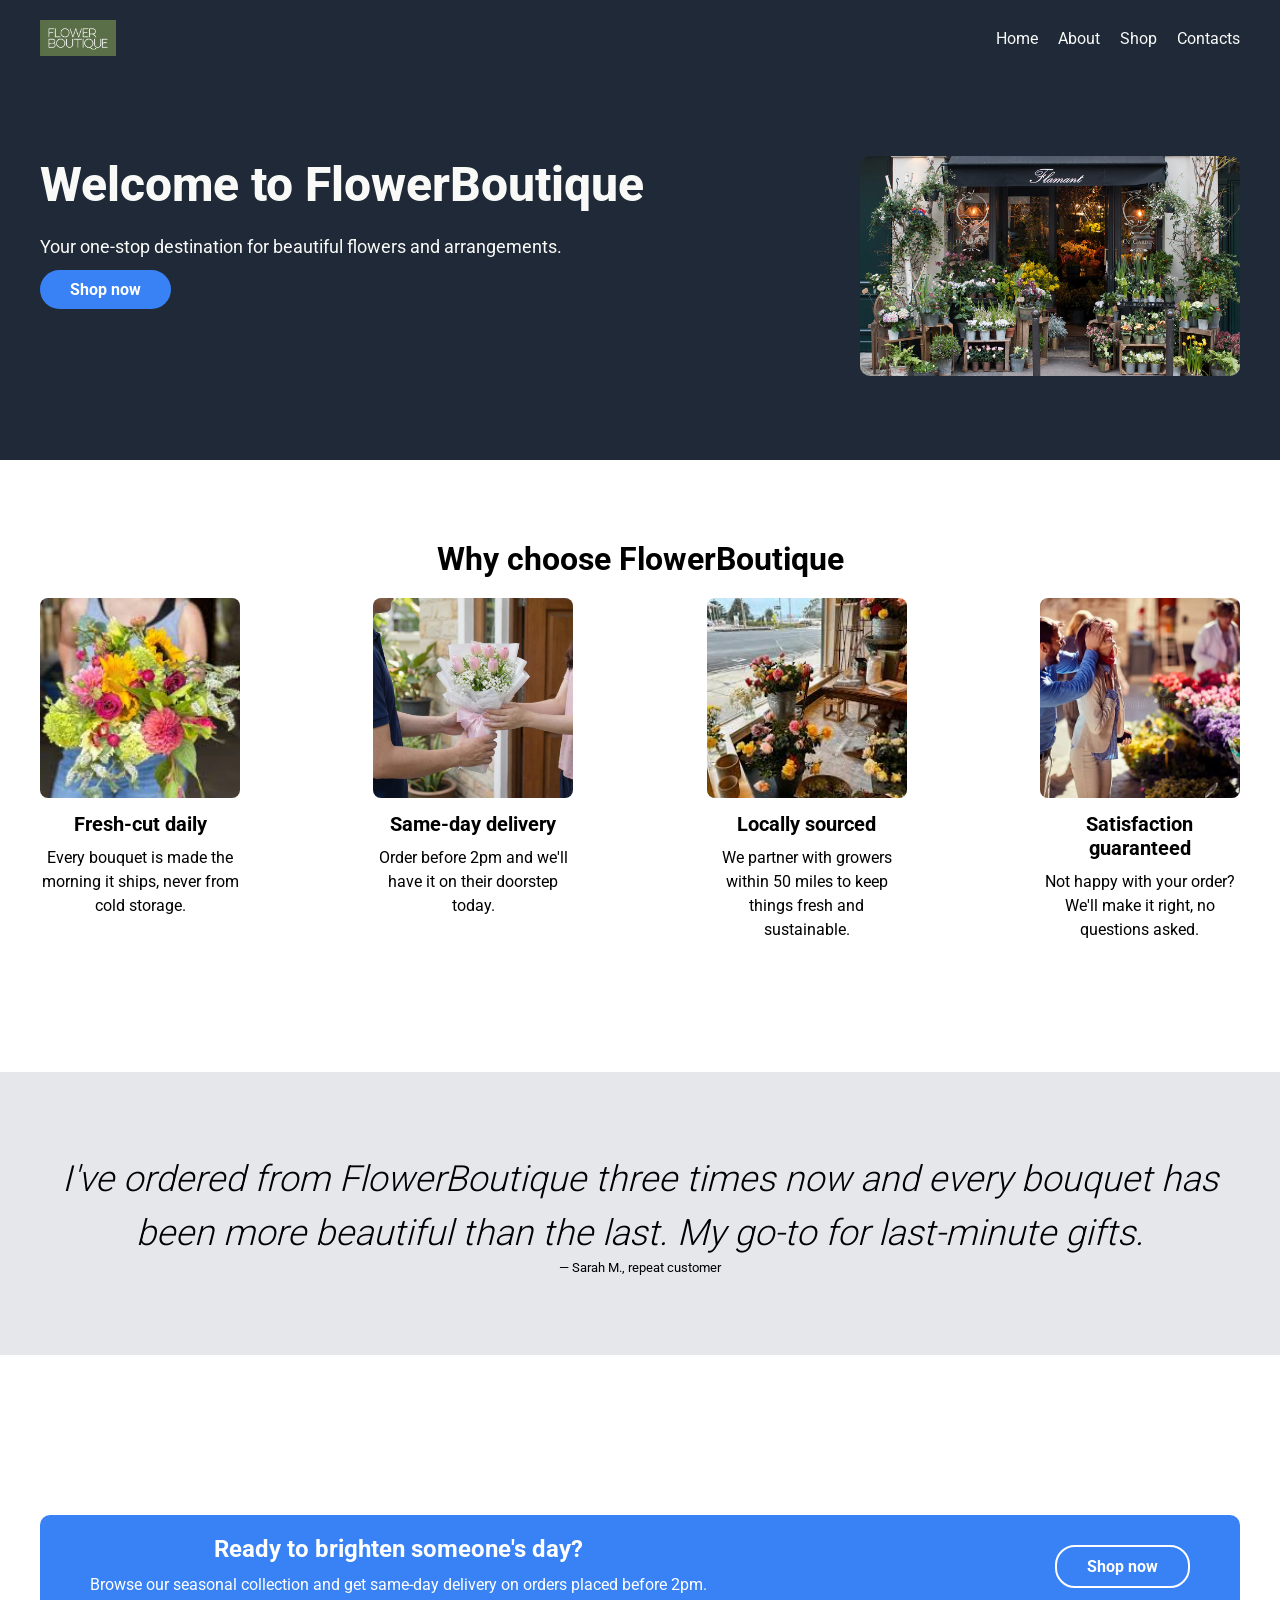
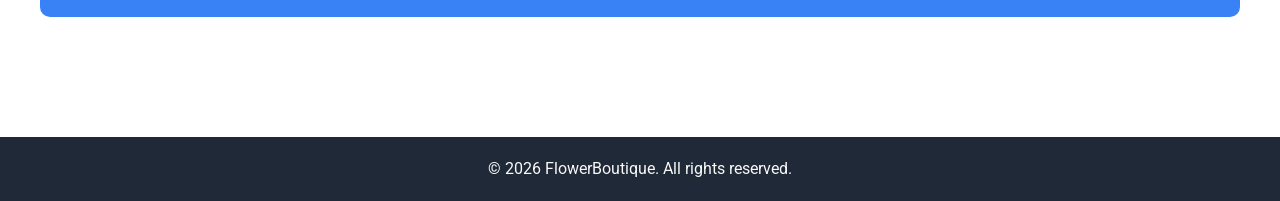
<file: index.html>
<!DOCTYPE html>
<html lang="en">

<head>
  <meta charset="UTF-8">
  <meta name="viewport" content="width=device-width, initial-scale=1.0">
  <link rel="stylesheet" href="css/styles.css">
  <title>FlowerBoutique</title>
</head>

<body>
  <header>
    <nav class="d-flex space-between container ">
      <div class="logo">
        <a href="index.html"><img src="images/logo.webp" alt="FlowerBoutique Logo"></a>
      </div>
      <input type="checkbox" id="menu-toggle" />
      <label for="menu-toggle" class="hamburger">
        ☰
      </label>
      <ul class="d-flex menu fade-in">
        <li><a href="index.html">Home</a></li>
        <li><a href="pages/about.html">About</a></li>
        <li><a href="pages/shop.html">Shop</a></li>
        <li><a href="pages/contacts.html">Contacts</a></li>
      </ul>
    </nav>
  </header>

  <main>
    <!-- Hero section -->
    <section class="hero">
      <div class="container d-flex space-between align-start flex-wrap">
        <div class="mb-20">
          <h1>Welcome to FlowerBoutique</h1>
          <p>Your one-stop destination for beautiful flowers and arrangements.</p>
          <a href="pages/shop.html" class="btn">Shop now</a>
        </div>
        <div>
          <img src="images/banner.webp" alt="Fresh flower bouquet">
        </div>
      </div>
    </section>

    <!-- Why choose us / info cards -->
    <section>
      <div class="container">
        <h3 class="mb-20" style="text-align: center;">Why choose FlowerBoutique</h3>
        <div class="d-flex space-between flex-wrap">
          <div class="product-card">
            <img src="images/fresh.webp" alt="Fresh-cut daily icon">
            <h5>Fresh-cut daily</h5>
            <p>Every bouquet is made the morning it ships, never from cold storage.</p>
          </div>
          <div class="product-card">
            <img src="images/delivery.webp" alt="Same-day delivery icon">
            <h5>Same-day delivery</h5>
            <p>Order before 2pm and we'll have it on their doorstep today.</p>
          </div>
          <div class="product-card">
            <img src="images/locally.webp" alt="Locally sourced icon">
            <h5>Locally sourced</h5>
            <p>We partner with growers within 50 miles to keep things fresh and sustainable.</p>
          </div>
          <div class="product-card">
            <img src="images/satisfation.webp" alt="Satisfaction guaranteed icon">
            <h5>Satisfaction guaranteed</h5>
            <p>Not happy with your order? We'll make it right, no questions asked.</p>
          </div>
        </div>
      </div>
    </section>

    <!-- reviews -->
    <section class="quotes">
      <div class="container d-flex flex-column align-center">
        <p>I've ordered from FlowerBoutique three times now and every bouquet has been more beautiful than the last. My
          go-to for last-minute gifts.</p>
        <small>— Sarah M., repeat customer</small>
      </div>
    </section>

    <section>
      <div class="call-to-action container d-flex space-between align-center">
        <div>
          <h4>Ready to brighten someone's day?</h4>
          <p>Browse our seasonal collection and get same-day delivery on orders placed before 2pm.</p>
        </div>
        <a href="pages/shop.html" class="btn outline">Shop now</a>
      </div>
    </section>
  </main>

  <footer>
    <div class="container">
      <p>&copy; 2026 FlowerBoutique. All rights reserved.</p>
    </div>
  </footer>
</body>

</html>
</file>
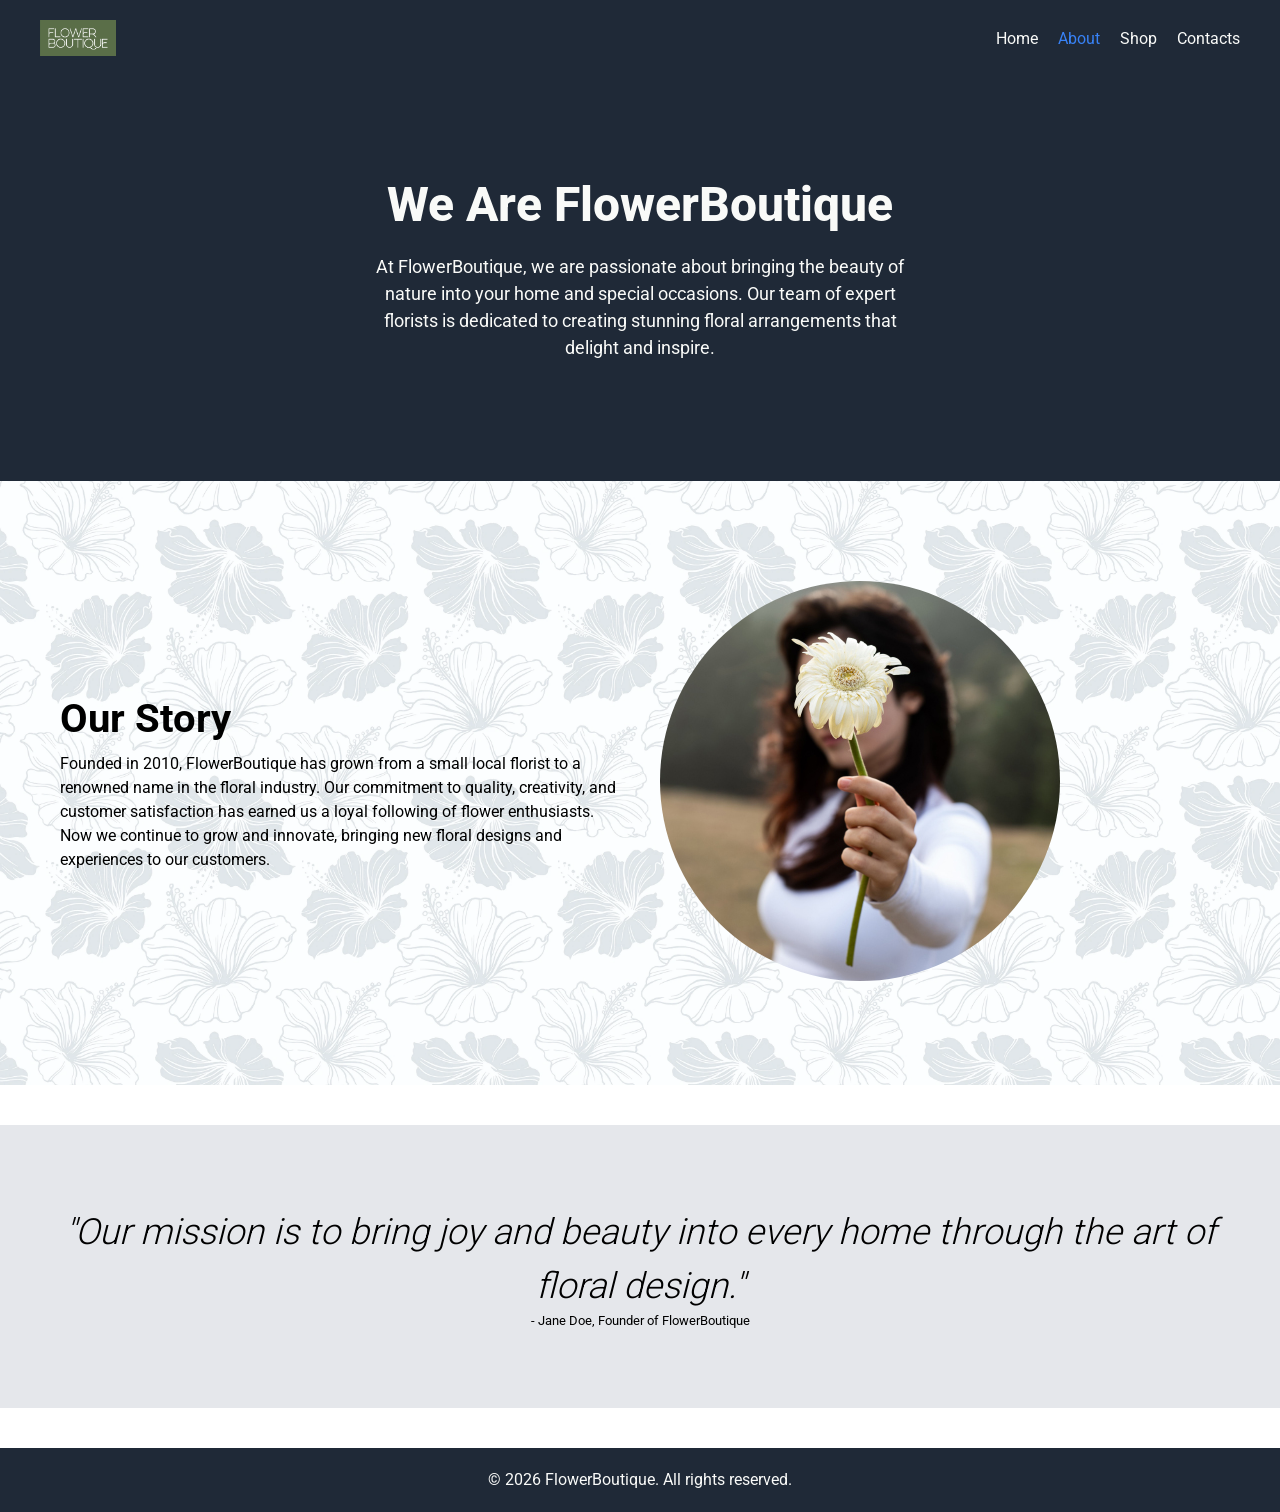
<file: pages/about.html>
<!DOCTYPE html>
<html lang="en">

<head>
    <meta charset="UTF-8">
    <meta name="viewport" content="width=device-width, initial-scale=1.0">
    <link rel="stylesheet" href="../css/styles.css">
    <title>FlowerBoutique</title>
</head>

<body>
    <header>
        <nav class="d-flex space-between container">
            <div class="logo">
                <a href="../index.html"><img src="../images/logo.webp" alt="FlowerBoutique Logo"></a>
            </div>
            <input type="checkbox" id="menu-toggle" />
            <label for="menu-toggle" class="hamburger">
                ☰
            </label>
            <ul class="d-flex menu fade-in">
                <li><a href="../index.html">Home</a></li>
                <li><a href="about.html" class="active">About</a></li>
                <li><a href="shop.html">Shop</a></li>
                <li><a href="contacts.html">Contacts</a></li>
            </ul>
        </nav>
    </header>
    <main>
        <section class="hero hero__about">
            <div class="container d-flex space-between fade-in flex-wrap relative justify-center">
                <div class="col d-flex flex-column justify-center align-center">
                    <h1 style="text-align: center;">We Are FlowerBoutique</h1>
                    <p style="text-align: center;">At FlowerBoutique, we are passionate about bringing the beauty of
                        nature into your home and
                        special
                        occasions. Our team of expert florists is dedicated to creating stunning floral arrangements
                        that
                        delight and inspire.</p>

                </div>
        </section>
        <section class="fade-in relative about__story">
            <div class="container d-flex align-center flex-wrap">
                <div class="col">
                    <h2>Our Story</h2>
                    <p>Founded in 2010, FlowerBoutique has grown from a small local florist to a renowned name in the
                        floral
                        industry. Our commitment to quality, creativity, and customer satisfaction has earned us a loyal
                        following of flower enthusiasts.</p>

                    <p>Now we continue to grow and innovate, bringing new floral designs and experiences to our
                        customers.</p>
                </div>
                <div class="col">
                    <img class="border-radius-full tilt-in-fwd-tr" src="../images/test.jpg"
                        alt="Beautiful Flower Arrangement">
                </div>
            </div>

            </div>
        </section>
        <section class="fade-in relative quotes">
            <div class="container d-flex flex-column align-center">
                <p>"Our mission is to bring joy and beauty into every home through the art of floral design."</p>
                <small>- Jane Doe, Founder of FlowerBoutique</small>
            </div>
        </section>
    </main>
    <footer>
        <div class="container">
            <p>&copy; 2026 FlowerBoutique. All rights reserved.</p>
        </div>
    </footer>
</body>

</html>
</file>
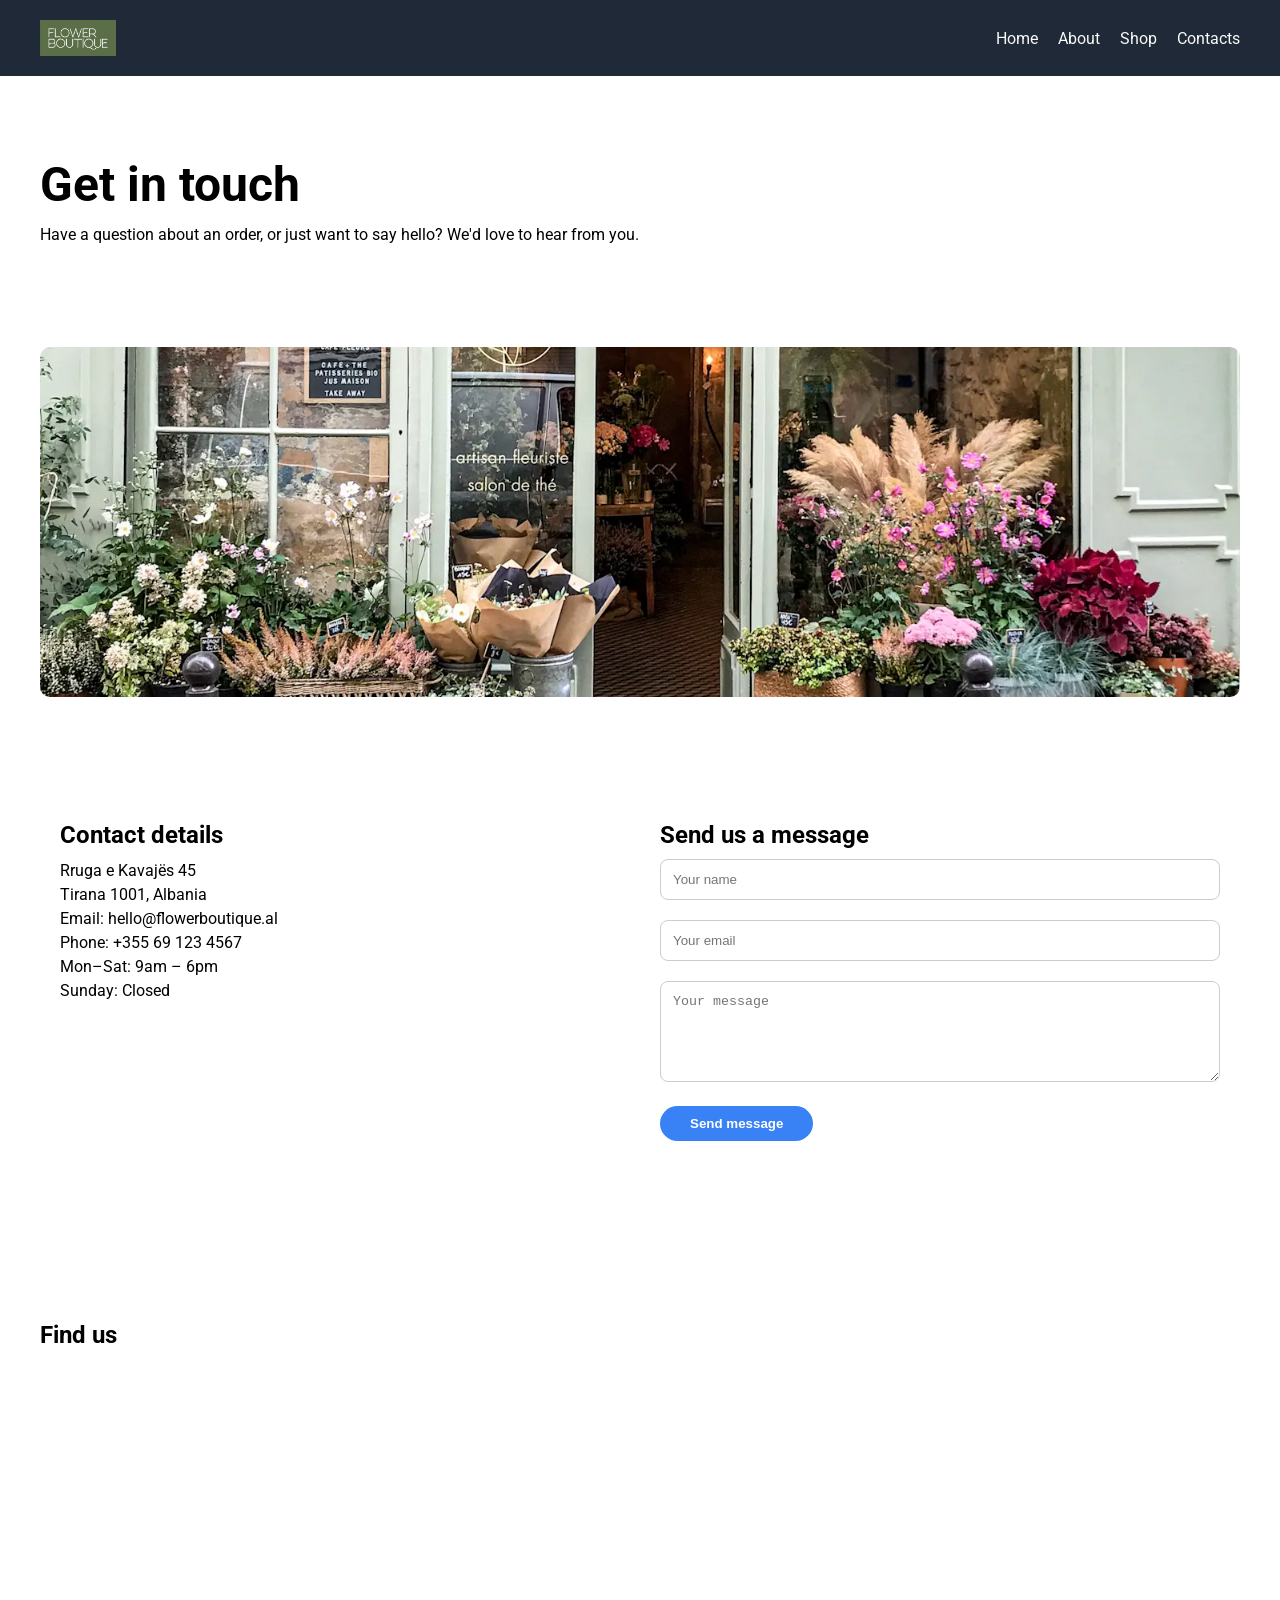
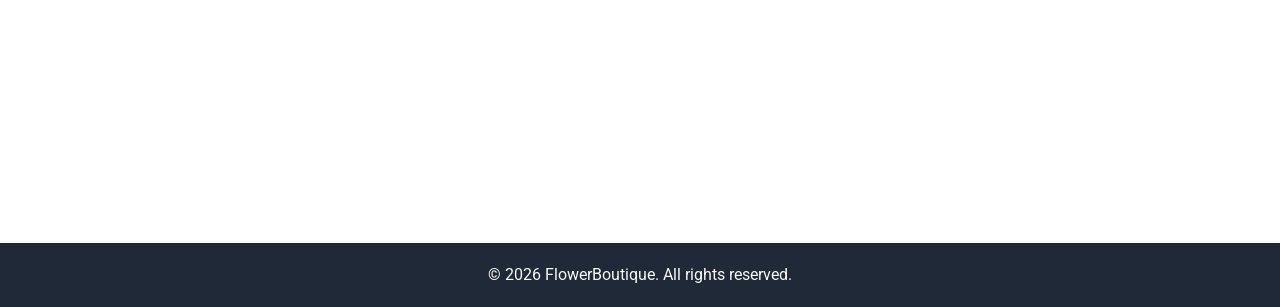
<file: pages/contacts.html>
<!DOCTYPE html>
<html lang="en">

<head>
    <meta charset="UTF-8">
    <meta name="viewport" content="width=device-width, initial-scale=1.0">
    <link rel="stylesheet" href="../css/styles.css">
    <title>Contact Us - FlowerBoutique</title>
</head>

<body>
    <header>
        <nav class="d-flex space-between container">
            <div class="logo">
                <a href="../index.html"><img src="../images/logo.webp" alt="FlowerBoutique Logo"></a>
            </div>
            <input type="checkbox" id="menu-toggle" />
            <label for="menu-toggle" class="hamburger">
                ☰
            </label>
            <ul class="d-flex menu fade-in">
                <li><a href="../index.html">Home</a></li>
                <li><a href="about.html">About</a></li>
                <li><a href="shop.html">Shop</a></li>
                <li><a href="contacts.html">Contacts</a></li>
            </ul>
        </nav>
    </header>
    <main>
        <!-- Contact intro -->
        <section>
            <div class="container">
                <h1>Get in touch</h1>
                <p>Have a question about an order, or just want to say hello? We'd love to hear from you.</p>
            </div>
        </section>

        <!-- Shop image -->
        <section class="section-tight">
            <div class="container">
                <img src="../images/shop-front.webp" alt="FlowerBoutique storefront in Tirana"
                    style="width:100%; max-height:350px; object-fit:cover; border-radius:10px;">
            </div>
        </section>

        <!-- Contact info + form -->
        <section>
            <div class="container d-flex space-between flex-wrap">
                <div class="col">
                    <h4>Contact details</h4>
                    <p>Rruga e Kavajës 45<br>Tirana 1001, Albania</p>
                    <p>Email: hello@flowerboutique.al</p>
                    <p>Phone: +355 69 123 4567</p>
                    <p>Mon–Sat: 9am – 6pm<br>Sunday: Closed</p>
                </div>

                <div class="col">
                    <h4>Send us a message</h4>
                    <form>
                        <div class="mb-20">
                            <input type="text" placeholder="Your name"
                                style="width:100%; padding:12px; border-radius:8px; border:1px solid #ccc;">
                        </div>
                        <div class="mb-20">
                            <input type="email" placeholder="Your email"
                                style="width:100%; padding:12px; border-radius:8px; border:1px solid #ccc;">
                        </div>
                        <div class="mb-20">
                            <textarea placeholder="Your message" rows="5"
                                style="width:100%; padding:12px; border-radius:8px; border:1px solid #ccc;"></textarea>
                        </div>
                        <button type="submit">Send message</button>
                    </form>
                </div>
            </div>
        </section>

        <!-- Map -->
        <section>
            <div class="container">
                <h4>Find us</h4>
                <iframe
                    src="https://www.google.com/maps?q=Rruga%20e%20Kavaj%C3%ABs%2C%20Tirana%2C%20Albania&output=embed"
                    width="100%" height="400" style="border:0; border-radius:10px;" allowfullscreen="" loading="lazy"
                    referrerpolicy="no-referrer-when-when-downgrade">
                </iframe>
            </div>
        </section>
    </main>
    <footer>
        <div class="container">
            <p>&copy; 2026 FlowerBoutique. All rights reserved.</p>
        </div>
    </footer>
</body>

</html>
</file>
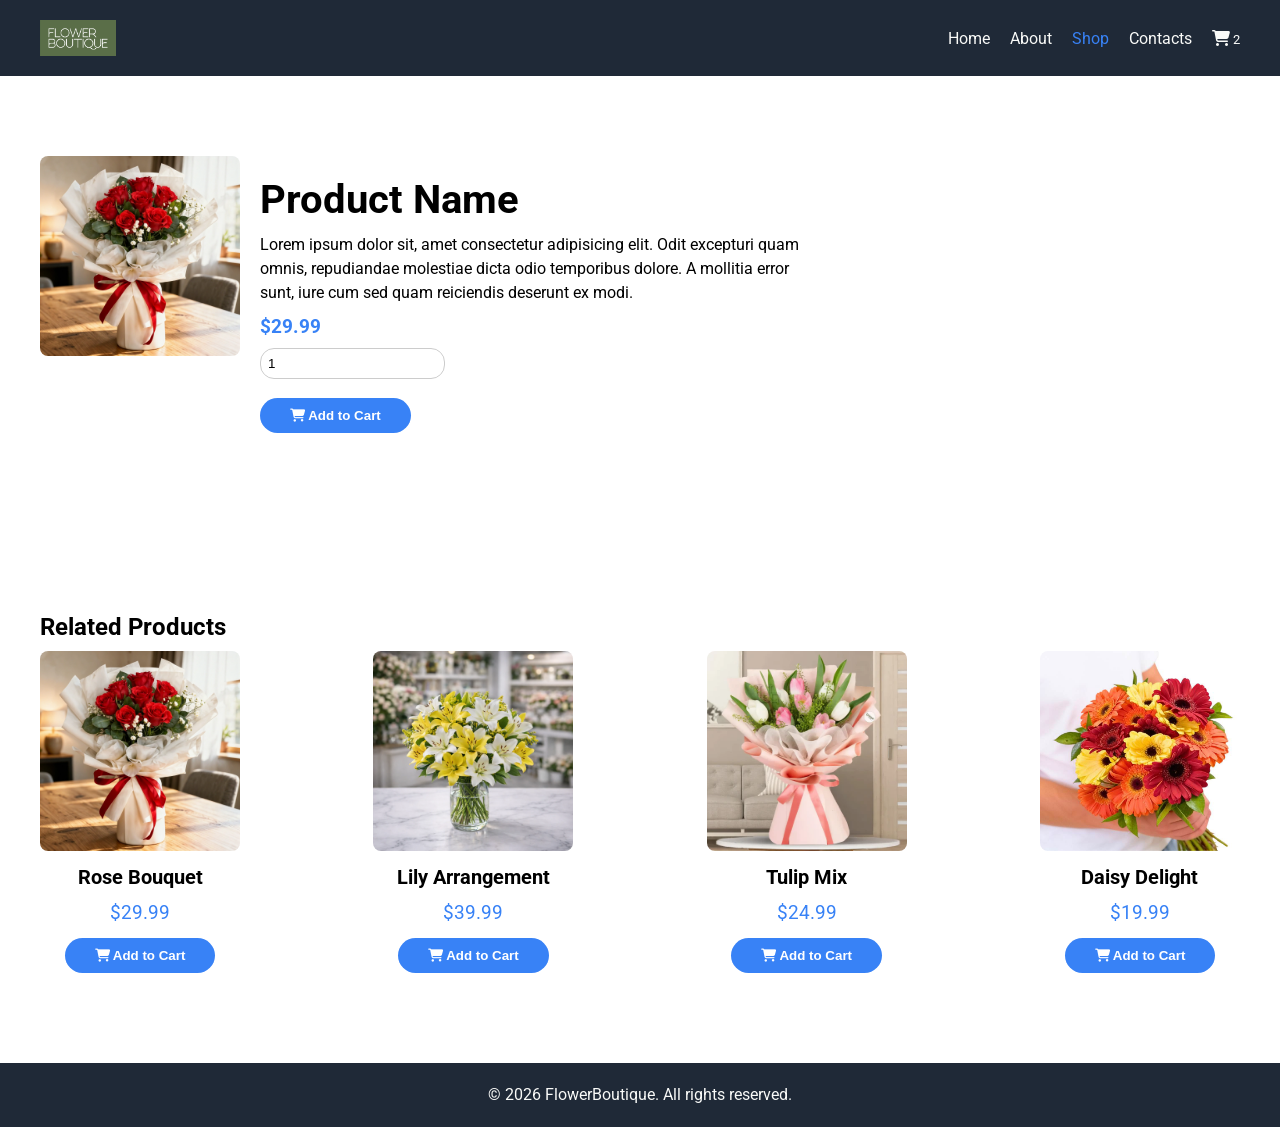
<file: pages/details.html>
<!DOCTYPE html>
<html lang="en">

<head>
    <meta charset="UTF-8">
    <meta name="viewport" content="width=device-width, initial-scale=1.0">
    <link rel="stylesheet" href="../css/styles.css">
    <link rel="stylesheet" href="https://cdnjs.cloudflare.com/ajax/libs/font-awesome/6.5.0/css/all.min.css">
    <title>FlowerBoutique</title>
</head>

<body>
    <header>
        <nav class="d-flex space-between container">
            <div class="logo">
                <a href="../index.html"><img src="../images/logo.webp" alt="FlowerBoutique Logo"></a>
            </div>
            <input type="checkbox" id="menu-toggle" />
            <label for="menu-toggle" class="hamburger">
                ☰
            </label>
            <ul class="d-flex menu fade-in">
                <li><a href="../index.html">Home</a></li>
                <li><a href="about.html">About</a></li>
                <li><a href="shop.html" class="active">Shop</a></li>
                <li><a href="contacts.html">Contacts</a></li>
                <li><i class="fa fa-shopping-cart"></i><small> 2</small></li>
            </ul>
        </nav>
    </header>
    <main>
        <section>
            <div class="container fade-in">
                <div class="d-flex flex-wrap ">
                    <div class="product-card">
                        <img src="../images/rosebouquet.webp" alt="Flower 1">
                    </div>
                    <div class="col">
                        <h2>Product Name</h2>
                        <p>Lorem ipsum dolor sit, amet consectetur adipisicing elit. Odit excepturi quam omnis,
                            repudiandae molestiae dicta odio temporibus dolore. A mollitia error sunt, iure cum sed quam
                            reiciendis deserunt ex modi.</p>
                        <h2 class="product-price ">$29.99</h2>
                        <input type="number" class="product-quantity" name="quantity" value="1" aria-label="quantity"
                            min="1" step="1" placeholder="" inputmode="numeric" autocomplete="off" max="">
                        <br> <br>
                        <button><i class="fa fa-shopping-cart"></i> Add to Cart</button>
                    </div>
                </div>
            </div>
        </section>
        <section>
            <div class="container fade-in">
                <h4 class="section-title">Related Products</h4>
                <div class="products d-flex flex-wrap space-between">
                    <div class="product-card">
                        <a href="details.html">
                            <img src="../images/rosebouquet.webp" alt="Flower 1">
                            <h5>Rose Bouquet</h5>
                        </a>
                        <p class="product-price">$29.99</p>
                        <button><i class="fa fa-shopping-cart"></i> Add to Cart</button>
                    </div>
                    <div class="product-card">
                        <a href="details.html">
                            <img src="../images/lilyarrangements.webp" alt="Flower 2">
                            <h5>Lily Arrangement</h5>
                        </a>
                        <p class="product-price">$39.99</p>
                        <button><i class="fa fa-shopping-cart"></i> Add to Cart</button>
                    </div>
                    <div class="product-card">
                        <a href="details.html">
                            <img src="../images/tulipmix.webp" alt="Flower 3">
                            <h5>Tulip Mix</h5>
                        </a>
                        <p class="product-price">$24.99</p>
                        <button><i class="fa fa-shopping-cart"></i> Add to Cart</button>
                    </div>
                    <div class="product-card">
                        <a href="details.html">
                            <img src="../images/daisydelight.webp" alt="Flower 4">
                            <h5>Daisy Delight</h5>
                        </a>
                        <p class="product-price">$19.99</p>
                        <button><i class="fa fa-shopping-cart"></i> Add to Cart</button>
                    </div>
                </div>
        </section>
    </main>
    <footer>
        <div class="container">
            <p>&copy; 2026 FlowerBoutique. All rights reserved.</p>
        </div>
    </footer>
</body>

</html>
</file>
<file: css/styles.css>
@import './utils.css';
@import './anims.css';

:root {
  /* Colors */
  --color-dark-bg: #1F2937;
  --color-light-text: #F9FAF8;
  --color-secondary-text: #E5E7EB;
  --color-button: #3882F6;
  --color-quote-bg: #E5E7EB;

  /* Font sizes */
  --fs-hero-main: 48px;
  --fs-hero-secondary: 18px;
  --fs-header-logo: 24px;
  --fs-info-header: 36px;
  --fs-quote: 36px;

  /* Font weights */
  --fw-extra-bold: 800;
  --fw-light: 300;
}

@font-face {
  font-family: 'Roboto';
  src: url('../fonts/roboto.woff2') format('woff2');
  font-style: normal;
}

/* Reset */
* {
  margin: 0;
  padding: 0;
  box-sizing: border-box;
}

html, body {
  height: 100%;
  font-family: 'Roboto', sans-serif;
}

p {
  line-height: 1.5;
}

body {
  display: flex;
  flex-direction: column;
}

main {
  flex: 1;
}

.logo img {
  height: 36px;
  width: auto;
  display: block;
}
h1 { font-size: 48px; }
h2 { font-size: 40px; }
h3 { font-size: 32px; }
h4 { font-size: 24px; }
h5 { font-size: 20px; }
h6 { font-size: 18px; }

@media (max-width: 768px) {
  h1 { font-size: 36px; }
  h2 { font-size: 30px; }
  h3 { font-size: 24px; }
  h4 { font-size: 20px; }
  h5 { font-size: 18px; }
  h6 { font-size: 16px; }
}

h1,h2,h3,h4,h5,h6 {
  margin-bottom: 10px;
}

header {
  background-color: var(--color-dark-bg);
  color: var(--color-light-text);
  padding: 20px 30px;
  position: sticky;
  top: 0;
  z-index: 999;
}

footer {
  background-color: var(--color-dark-bg);
  color: var(--color-light-text);
  text-align: center;
  padding: 20px;
}

img {
  max-width: 100%;
  height: auto;
}

button, .btn {
  background: var(--color-button);
  padding: 10px 30px;
  border-radius: 20px;
  color: white;
  border: 0;
  font-weight: bold;
  cursor: pointer;
  text-decoration: none;
}

button:hover, .btn:hover {
  background: #2a6ad1;
}

button.outline, .btn.outline {
  background: transparent;
  border: 2px solid white ;
  color: white;
}

nav {
  align-items: center;
}

nav .menu {
    list-style: none;
    gap: 20px;
    color: var(--color-light-text);
}

nav .menu a {
    text-decoration: none;
    color: var(--color-light-text);
}

nav .menu a.active {
    text-decoration: none;
    color: var(--color-button);
}

nav .menu a:hover {
    text-decoration: underline;
    color: var(--color-button);
}

nav .menu li {
    padding: 10px 0;
}

/* Mobile Nav */
nav {
  position: relative;
}

#menu-toggle {
  display: none;
}

.hamburger {
  font-size: 20px;
  cursor: pointer;
  display: inline-block;
}

nav .menu {
  padding: 0;
  margin: 0;
  display: none;
}

nav #menu-toggle:checked ~ .menu {
  display: block;
  width: 100%;
  position: absolute;
  left: 0;
  top: 150%;
  background: #0000005c;
  backdrop-filter: blur(20px);
  padding: 30px;
  z-index: 999;
  border-radius: 20px;
}

@media (min-width: 769px) {
  nav .menu {
    display: flex;
    gap: 20px;
  }
  .hamburger {
    display: none;
  }

  nav .menu li {
  padding: 0px;

}
}

section {
  padding: 80px 0;
  overflow: hidden; /* Temporary fix for overflow issues */
}


.call-to-action {
  background-color: var(--color-button);
  color: white;
  text-align: center;
  padding: 20px 50px;
  border-radius: 10px;
  margin: 40px auto;
}

.call-to-action .container {
  padding: 0px 10%;
}


.quotes {
  background-color: var(--color-quote-bg);
  margin: 40px 0;
}

.quotes p {
  font-size: var(--fs-quote);
  font-style: italic;
  text-align: center;
  font-weight: var(--fw-light);
}

.hero {
  background-color: var(--color-dark-bg);
  color: var(--color-light-text);
}

@media (max-width: 768px) {
  .hero {
    text-align: center;
  }
}


.hero img {
  width: 380px;
  height: 220px;
  object-fit: cover;
  border-radius: 10px;
}

.hero h1{
  font-size: var(--fs-hero-main);
  font-weight: var(--fw-extra-bold);
  margin-bottom: 20px;  
}

.hero p{
  font-size: var(--fs-hero-secondary);
  margin-bottom: 20px;
}

/* .hero__about {
 background-image: url('../images/about.jpg');
  background-position: center;
  background-attachment: fixed;
} */

.hero__shop {
  background-image: url('../images/mainbanner.webp');
  background-attachment: fixed;
  background-position: 0% 75%;
}


.hero__shop input[type="text"] {
  padding: 20px;
  width: 100%;
  border-radius: 30px;
  border: 0;
  margin-top: 30px;
  font-size: 1rem;
  background: #fff8;
  transform: scale(1);
  transition: all 0.3s ease;
}

.hero__shop input[type="text"]:focus {
  outline: none;
  background: #fff;
  transform: scale(1.2);
  transition: all 0.3s ease;
}

.product-card {
  flex: 0 0 200px;
  text-align: center;
  margin-bottom: 10px;
}

.product-card.best-seller img {
width: 300px;
height: 300px;
}

.product-card img {
  width: 200px;
  height: 200px;
  object-fit: cover;
  border-radius: 8px;
  margin-bottom: 10px;
}

.product-card a {
    text-decoration: none;
    color: black;
}

.product-quantity {
  padding: 7px;
  border-radius: 14px;
  border: 1px solid #ccc;
}

@media (max-width: 768px) {
  .product-card {
    flex: 0 0 calc(50% - 15px); 
  }
}

.product-price {
  color: var(--color-button);
  font-size: 1.2rem;
  margin: 10px 0;
}
.faq-item {
  margin-bottom: 10px;
  border: 1px solid #ddd;
  border-radius: 8px;
  overflow: hidden;
  background: #fff;
}

.faq-item input {
  display: none;
}

.faq-title {
  display: block;
  padding: 14px;
  cursor: pointer;
  font-weight: 600;
  background: #f3f3f3;
}

.faq-content {
  max-height: 0;
  overflow: hidden;
  transition: max-height 0.3s ease;
  padding: 0 14px;
}

.faq-item input:checked ~ .faq-content {
  max-height: 300px;
  padding: 14px;
}

.about__story, .hero__bestsellers {
  background: url(../images/pattern.webp);
  background-size: 20%;
}
.section-tight {
  padding: 20px 0;
}
</file>
